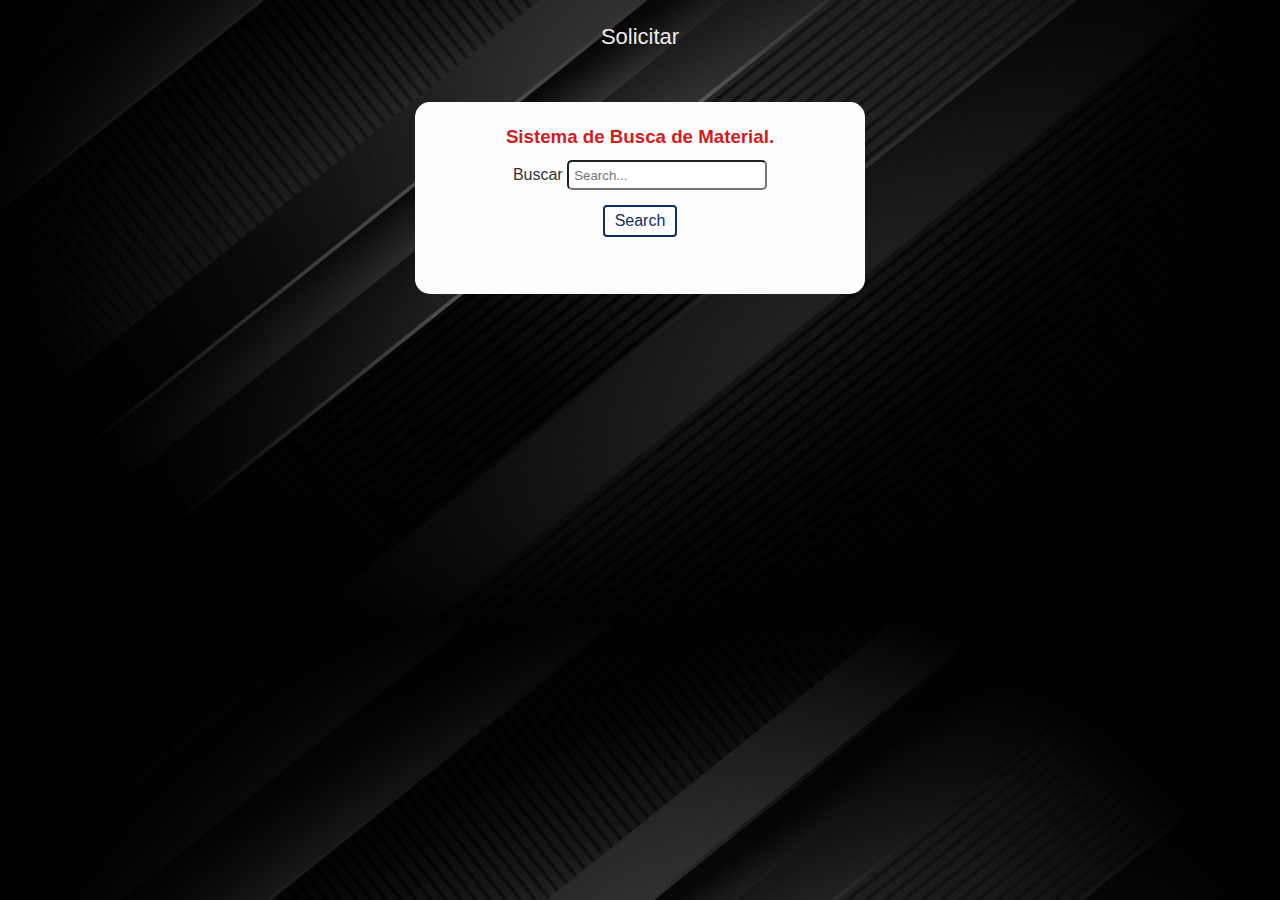
<file: index.html>
<!DOCTYPE html>
<html lang="pt-br">
<head>
    <meta charset="UTF-8">
    <meta http-equiv="X-UA-Compatible" content="IE=edge">
    <meta name="viewport" content="width=device-width, initial-scale=1.0">
    <title>System</title>
    <link rel="stylesheet" href="css_index/estilo.css">
    
</head>
<body>
    <div class="link">
        <a href="solicity.html">Solicitar</a>
    </div>    
    <div class="container">   
        
    <header><!-- Inicio do Cabeçalho-->
            <h3 id="search">Sistema de Busca de Material.</h3>
    </header><!-- End header -->
    <div class="search-lh">
        <div class="box">
            <label>Buscar
                <input type="text" id="txtSearch" placeholder="Search..."/>
            </label>           
        </div>
        <button id="btnSearch" onclick="limparCaixa()">Search</button>
        <p id="resp"></p><br>
    </div>
</div>
    <script src="javascript_solicitar/script.js"></script>
</body>
</html>
</file>
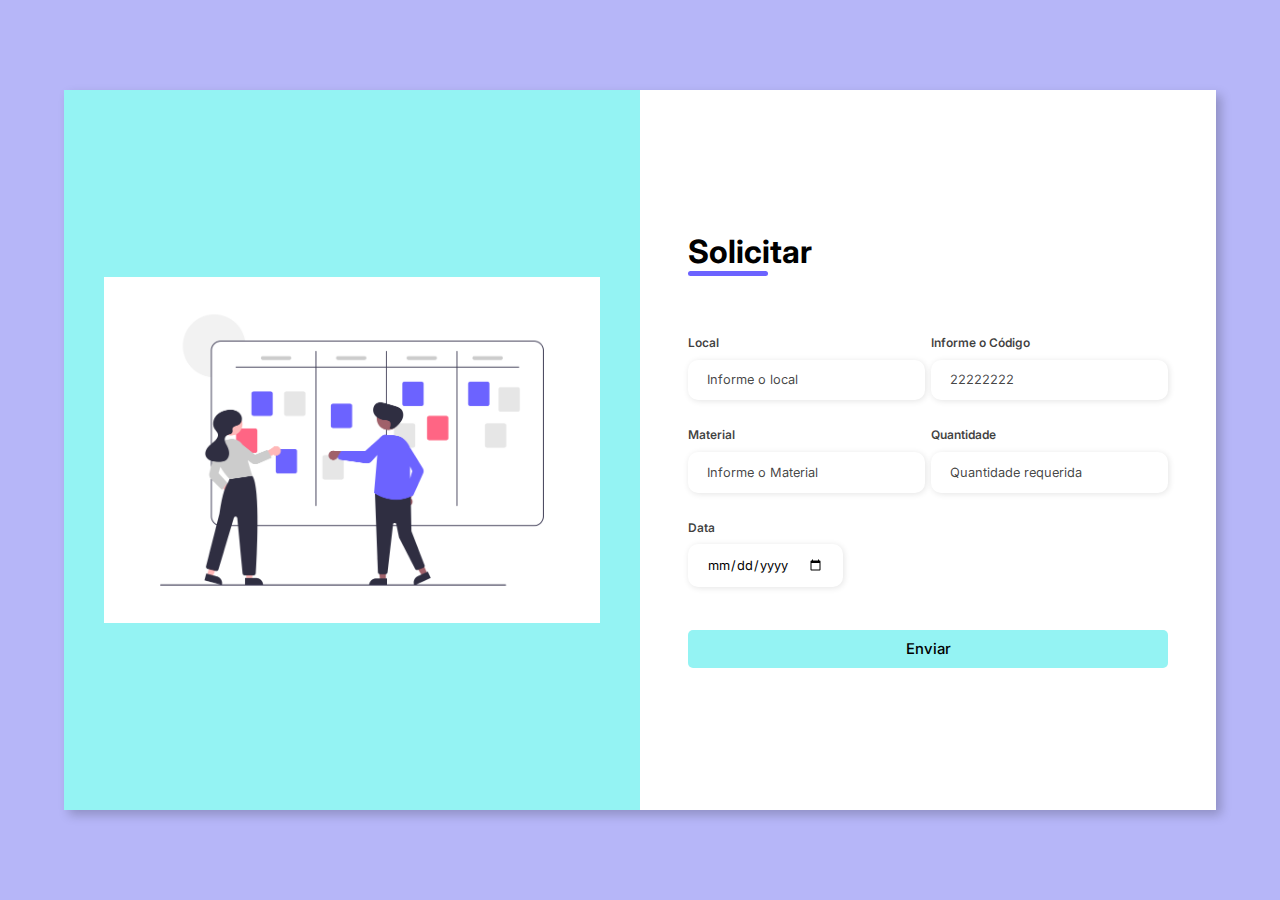
<file: solicity.html>
<!DOCTYPE html>
<html lang="pt-br">

<head>
    <meta charset="UTF-8">
    <meta http-equiv="X-UA-Compatible" content="IE=edge">
    <meta name="viewport" content="width=device-width, initial-scale=1.0">
    <link rel="stylesheet" href="css_solicity/style.css">
    <title>Formulário</title>
</head>

<body>
    <div class="container">
        <div class="form-image">
            <img src="img/imag_k.png" alt="">
        </div>
        <div class="form">
            <form action="#">
                <div class="form-header">
                    <div class="title">
                        <h1>Solicitar</h1>
                    </div>
                   
                </div>

                <div class="input-group">
                    <div class="input-box">
                        <label for="kanban">Local</label>
                        <input id="kanban" class="required" type="text" name="kanban" placeholder="Informe o local " oninput="kanbanValidate()" required onkeyup="this.value = this.value.toUpperCase();">
                        <span class="span-required">Kanban não localizado, digite corretamente.</span>
                    </div>

                    <div class="input-box">
                        <label for="cemb">Informe o Código</label>
                        <input id="cemb" class="required" type="text" name="cemb" placeholder="22222222" required>
                        <span class="span-required">Informe o Código</span>
                    </div>
                    <div class="input-box">
                        <label for="pn">Material</label>
                        <input id="pn" class="required" type="text" name="pn" placeholder="Informe o Material"  autocomplete="off" required onkeyup="this.value = this.value.toUpperCase();">
                        <span class="span-required">PN não cadastrado</span>
                    </div>

                    <div class="input-box">
                        <label for="number">Quantidade</label>
                        <input id="number" class="required" type="number" name="number" placeholder="Quantidade requerida" required>
                        <span class="span-required">Informe a quantidade requerida.</span>
                    </div>

                    <div class="input-box">
                        <label for="data">Data</label>
                        <input id="data" class="required" type="date" name="data" placeholder="Digite sua senha" required>
                        <span class="span-required">Informe a data de pagamento</span>
                    </div>
                </div>

               

                <div class="continue-button">
                    <button id="btnSearch"><a href="#">Enviar</a> </button>
                </div>
            </form>
        </div>
    </div>
</body>
<script src="javascript_solicitar/script_form.js"></script>
</html>
</file>
<file: css_index/estilo.css>
*{
    margin: 0;
    padding: 0;
    font-family: "Helvetica Neue",Helvetica,Arial;
    color:#333;
    box-sizing: border-box;
}

body{
    background-image: url(../img/bg.jpg);
    background-position: center;
    background-size: cover;
}
button{
    background-color: #fdfdfd;
    color:#102f5e;
    border: 2px solid #102f5e;
    font-size: 1rem;
    padding: .3rem .6rem;
    cursor:pointer;
    display:flex;
    justify-content: center;
    align-items: center;
    transition: 0.4s;
    border-radius: 4px;
}
button:hover{
    background-color: #cf1717;
    color: #fdfdfd;
}

.container{
    max-width: 450px;
    margin: 3rem auto;
    background-color: #fdfdfd;
    padding: 1.5rem;
    border-radius:15px;
}

#search{
    display:flex;
    align-items: center;
    justify-content: center;
    margin-bottom: 12px;
}
#search{
    color: rgb(211, 28, 28);
}

.box{
    display:flex;
    justify-content: center;
}
.box input{
    border-radius: 5px;
    width: 200px;
    height: 30px;
}
input{
    padding: 5px;
    outline: none;
    text-decoration: none;
}
input:hover{
    color:rgb(211, 28, 28);
    transition: 0.4s;
}
#btnSearch{
    display: flex;
    justify-content: center;
    align-items: center;
    margin: 15px auto;

}
#resp{
    text-align: center;
}
.link{
    margin-top: 20px;
    padding: 4px;
}
.link{
    display: flex;
    flex-direction: center;
    justify-content: center;
}
a{
    color: #f1e8e8;
    font-size: 22px;
    text-decoration: none;
}
</file>
<file: css_solicity/style.css>
@import url('https://fonts.googleapis.com/css2?family=Inter:wght@200;300;400;500&family=Open+Sans:wght@300;400;500;600&display=swap');
* {
    padding: 0;
    margin: 0;
    box-sizing: border-box;
    font-family: 'Inter', sans-serif;
}

body {
    width: 100%;
    height: 100vh;
    display: flex;
    justify-content: center;
    align-items: center;
    background: #0c0ce94d;
}

.container {
    width: 90%;
    height: 80vh;
    display: flex;
    box-shadow: 5px 5px 10px rgba(0, 0, 0, 0.212);
}

.form-image {
    width: 50%;
    display: flex;
    justify-content: center;
    align-items: center;
    background-color: #94f3f3;
    padding: 1rem;
    
}

.form-image img {
    width: 31rem;
}

.form {
    width: 50%;
    display: flex;
    flex-direction: column;
    justify-content: center;
    align-items: center;
    background-color: #fff;
    padding: 3rem;
  
}

.form-header {
    margin-bottom: 3rem;
    display: flex;
    justify-content: space-between;
}

.login-button {
    display: flex;
    align-items: center;
}

.form-header h1::after {
    content: '';
    display: block;
    width: 5rem;
    height: 0.3rem;
    background-color: #6c63ff;
    margin: 0 auto;
    position: absolute;
    border-radius: 10px;
}

.input-group {
    display: flex;
    flex-wrap: wrap;
    justify-content: space-between;
    padding: 1rem 0;
}

.input-box {
    display: flex;
    flex-direction: column;
    margin-bottom: 1.1rem;
}

.input-box input {
    margin: 0.6rem 0;
    padding: 0.8rem 1.2rem;
    border: none;
    border-radius: 10px;
    box-shadow: 1px 1px 6px #0000001c;
    font-size: 0.8rem;
}

.input-box input:hover {
    background-color: #eeeeee75;
}

.input-box input:focus-visible {
    outline: 1px solid #6c63ff;
}

.input-box label,
.gender-title h6 {
    font-size: 0.75rem;
    font-weight: 600;
    color: #000000c0;
}

.input-box input::placeholder {
    color: #000000be;
}



.continue-button button {
    width: 100%;
    border: none;
    background-color: #94f3f3;
    padding: 0.62rem;
    border-radius: 5px;
    cursor: pointer;
}

.continue-button button:hover {
    background-color: #b5b5f8;
}

.continue-button button a {
    text-decoration: none;
    font-size: 0.93rem;
    font-weight: 500;
    color: #000;
}

.span-required{
    font-size: 10px;
    margin: auto;
    color:#f30707d3;
    display:none;
}

@media screen and (max-width: 1064px) {
    .form-image {
        display: none;
    }
    .container {
        width: 50%;
    }
    .form {
        width: 100%;
    }
}

@media screen and (max-width: 1064px) {
    .container {
        width: 90%;
        height: auto;
    }
    .input-group {
        flex-direction: column;
        z-index: 5;
        padding-right: 5rem;
        max-height: 10rem;
        overflow-y: scroll;
        flex-wrap: nowrap;
    }
    .gender-inputs {
        margin-top: 2rem;
    }
    .gender-group {
        flex-direction: column;
    }
    .gender-title h6 {
        margin: 0;
    }
    .gender-input {
        margin-top: 0.5rem;
    }
}
</file>
